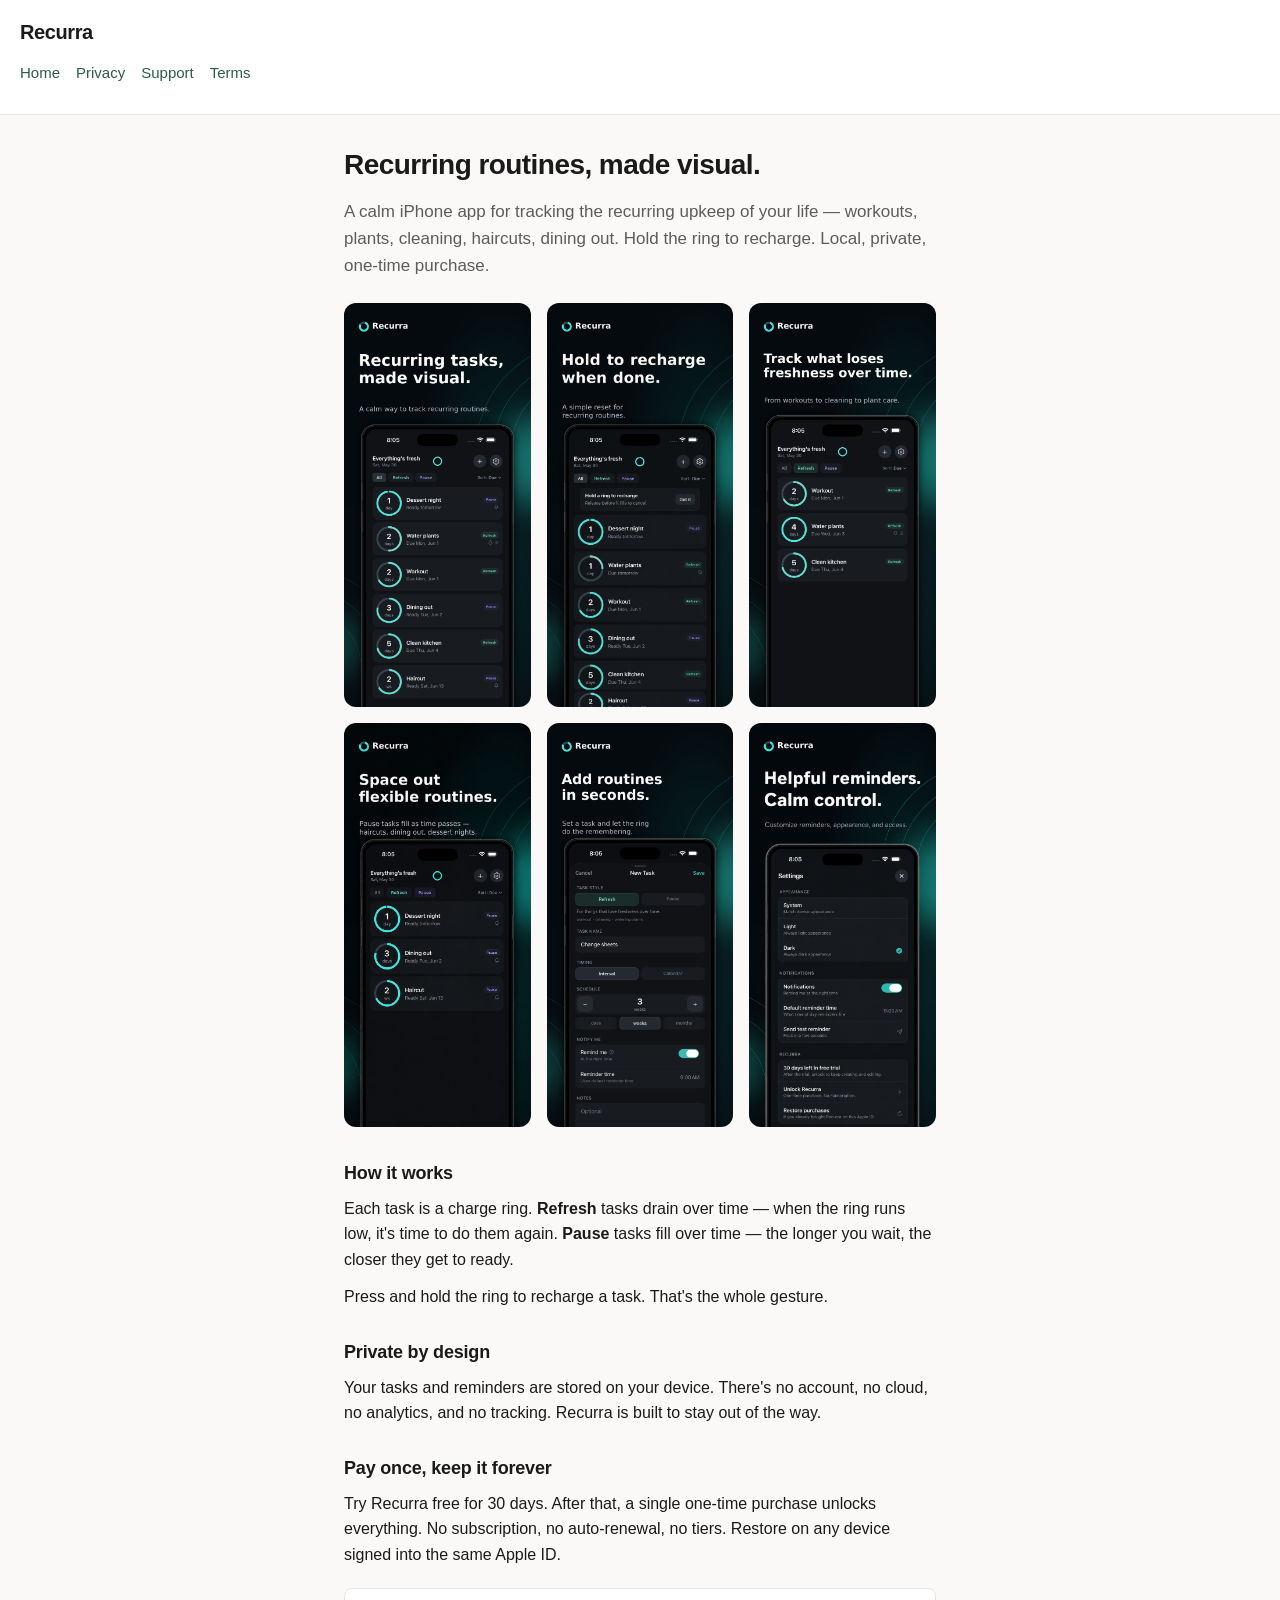
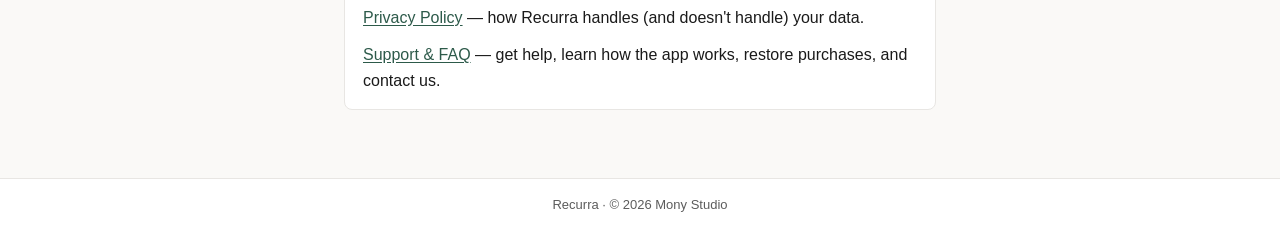
<file: index.html>
<!DOCTYPE html>
<html lang="en">
  <head>
    <meta charset="utf-8" />
    <meta name="viewport" content="width=device-width, initial-scale=1" />
    <title>Recurra — Recurring routines, made visual</title>
    <meta name="description" content="Recurra is a calm iPhone app for recurring life-maintenance tasks. Hold the ring to recharge. Local, private, one-time purchase." />
    <link rel="stylesheet" href="styles.css" />
  </head>
  <body>
    <header>
      <p class="site-title"><a href="index.html">Recurra</a></p>
      <nav aria-label="Main">
        <ul>
          <li><a href="index.html" aria-current="page">Home</a></li>
          <li><a href="privacy.html">Privacy</a></li>
          <li><a href="support.html">Support</a></li>
          <li><a href="terms.html">Terms</a></li>
        </ul>
      </nav>
    </header>

    <main>
      <h1>Recurring routines, made visual.</h1>
      <p class="lead">
        A calm iPhone app for tracking the recurring upkeep of your life — workouts, plants, cleaning, haircuts, dining out. Hold the ring to recharge. Local, private, one-time purchase.
      </p>

      <div class="screenshots">
        <img src="img/main.png" alt="Recurra Home screen showing a mix of Refresh and Pause tasks with mint and indigo charge rings." loading="lazy" />
        <img src="img/hold-to-recharge.png" alt="Hold-to-recharge coachmark over the task list." loading="lazy" />
        <img src="img/refresh.png" alt="Refresh-filtered list of recurring tasks like workouts, watering plants, and cleaning." loading="lazy" />
        <img src="img/pause.png" alt="Pause-filtered list of tasks you want to space out, like dessert night and dining out." loading="lazy" />
        <img src="img/create.png" alt="New task form showing Refresh and Pause options, interval scheduling, and reminder toggle." loading="lazy" />
        <img src="img/settings.png" alt="Settings screen with appearance, notifications, and one-time purchase options." loading="lazy" />
      </div>

      <h2>How it works</h2>
      <p>
        Each task is a charge ring. <strong>Refresh</strong> tasks drain over time — when the ring runs low, it's time to do them again. <strong>Pause</strong> tasks fill over time — the longer you wait, the closer they get to ready.
      </p>
      <p>
        Press and hold the ring to recharge a task. That's the whole gesture.
      </p>

      <h2>Private by design</h2>
      <p>
        Your tasks and reminders are stored on your device. There's no account, no cloud, no analytics, and no tracking. Recurra is built to stay out of the way.
      </p>

      <h2>Pay once, keep it forever</h2>
      <p>
        Try Recurra free for 30 days. After that, a single one-time purchase unlocks everything. No subscription, no auto-renewal, no tiers. Restore on any device signed into the same Apple ID.
      </p>

      <div class="callout">
        <p>
          <a href="privacy.html">Privacy Policy</a> — how Recurra handles (and doesn't handle) your data.
        </p>
        <p>
          <a href="support.html">Support &amp; FAQ</a> — get help, learn how the app works, restore purchases, and contact us.
        </p>
      </div>
    </main>

    <footer>
      <p>Recurra &middot; &copy; 2026 Mony Studio</p>
    </footer>
  </body>
</html>
</file>
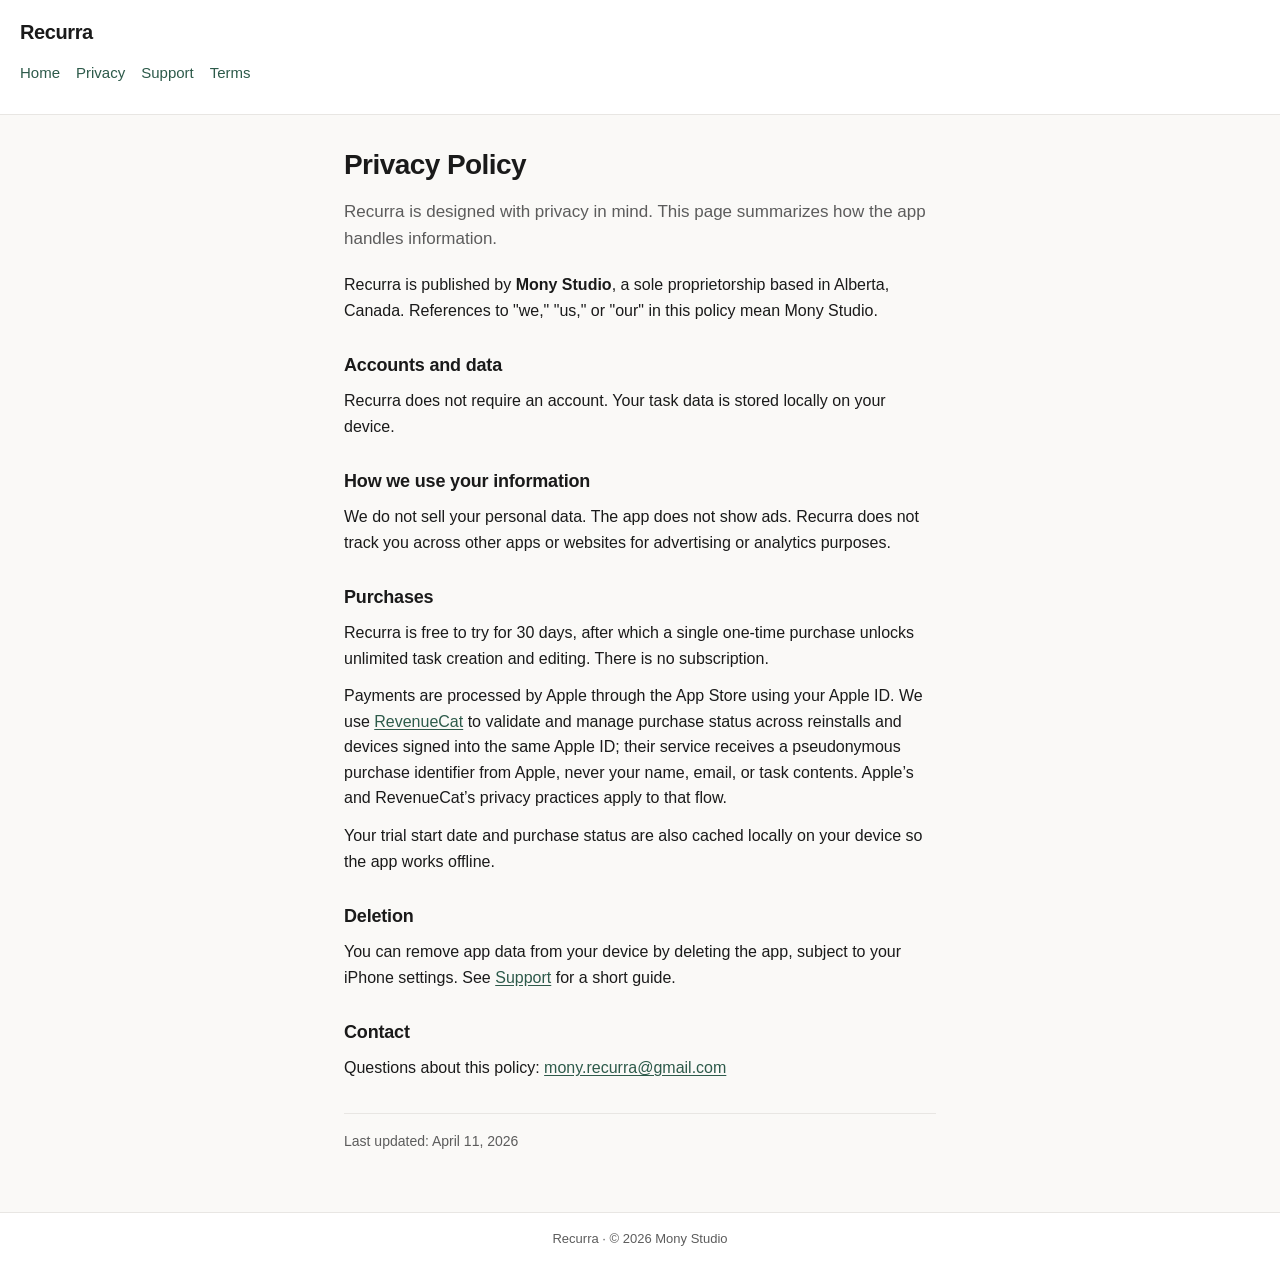
<file: privacy.html>
<!DOCTYPE html>
<html lang="en">
  <head>
    <meta charset="utf-8" />
    <meta name="viewport" content="width=device-width, initial-scale=1" />
    <title>Privacy Policy — Recurra</title>
    <meta name="description" content="Recurra privacy policy: local storage, no accounts, no selling data, no cross-app tracking." />
    <link rel="stylesheet" href="styles.css" />
  </head>
  <body>
    <header>
      <p class="site-title"><a href="index.html">Recurra</a></p>
      <nav aria-label="Main">
        <ul>
          <li><a href="index.html">Home</a></li>
          <li><a href="privacy.html" aria-current="page">Privacy</a></li>
          <li><a href="support.html">Support</a></li>
          <li><a href="terms.html">Terms</a></li>
        </ul>
      </nav>
    </header>

    <main>
      <h1>Privacy Policy</h1>
      <p class="lead">Recurra is designed with privacy in mind. This page summarizes how the app handles information.</p>
      <p>Recurra is published by <strong>Mony Studio</strong>, a sole proprietorship based in Alberta, Canada. References to "we," "us," or "our" in this policy mean Mony Studio.</p>

      <h2>Accounts and data</h2>
      <p>Recurra does not require an account. Your task data is stored locally on your device.</p>

      <h2>How we use your information</h2>
      <p>We do not sell your personal data. The app does not show ads. Recurra does not track you across other apps or websites for advertising or analytics purposes.</p>

      <h2>Purchases</h2>
      <p>Recurra is free to try for 30 days, after which a single one-time purchase unlocks unlimited task creation and editing. There is no subscription.</p>
      <p>Payments are processed by Apple through the App Store using your Apple ID. We use <a href="https://www.revenuecat.com/privacy">RevenueCat</a> to validate and manage purchase status across reinstalls and devices signed into the same Apple ID; their service receives a pseudonymous purchase identifier from Apple, never your name, email, or task contents. Apple’s and RevenueCat’s privacy practices apply to that flow.</p>
      <p>Your trial start date and purchase status are also cached locally on your device so the app works offline.</p>

      <h2>Deletion</h2>
      <p>You can remove app data from your device by deleting the app, subject to your iPhone settings. See <a href="support.html">Support</a> for a short guide.</p>

      <h2>Contact</h2>
      <p>Questions about this policy: <a href="mailto:mony.recurra@gmail.com">mony.recurra@gmail.com</a></p>

      <p class="meta">Last updated: April 11, 2026</p>
    </main>

    <footer>
      <p>Recurra &middot; &copy; 2026 Mony Studio</p>
    </footer>
  </body>
</html>
</file>
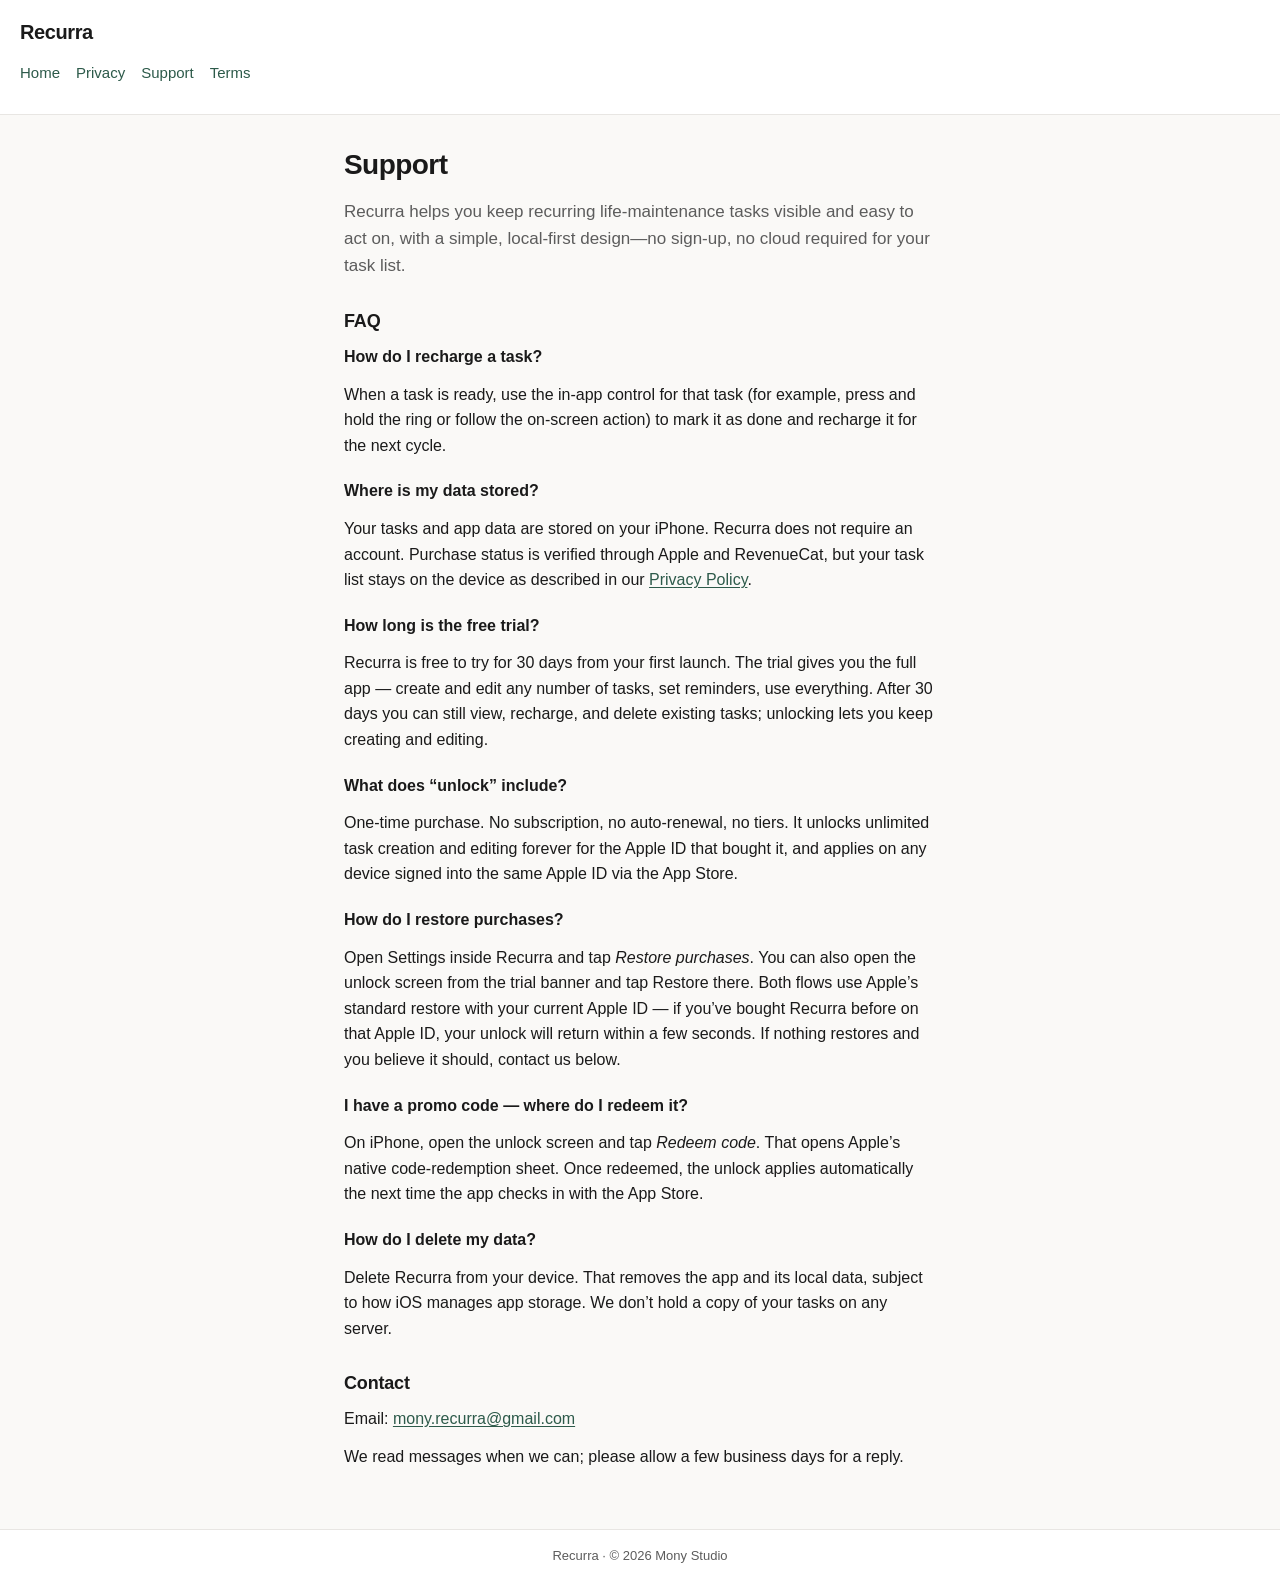
<file: support.html>
<!DOCTYPE html>
<html lang="en">
  <head>
    <meta charset="utf-8" />
    <meta name="viewport" content="width=device-width, initial-scale=1" />
    <title>Support — Recurra</title>
    <meta name="description" content="Help, FAQ, and contact for the Recurra iPhone app." />
    <link rel="stylesheet" href="styles.css" />
  </head>
  <body>
    <header>
      <p class="site-title"><a href="index.html">Recurra</a></p>
      <nav aria-label="Main">
        <ul>
          <li><a href="index.html">Home</a></li>
          <li><a href="privacy.html">Privacy</a></li>
          <li><a href="support.html" aria-current="page">Support</a></li>
          <li><a href="terms.html">Terms</a></li>
        </ul>
      </nav>
    </header>

    <main>
      <h1>Support</h1>
      <p class="lead">
        Recurra helps you keep recurring life-maintenance tasks visible and easy to act on, with a simple, local-first design—no sign-up, no cloud required for your task list.
      </p>

      <h2>FAQ</h2>

      <div class="faq-item">
        <p><strong>How do I recharge a task?</strong></p>
        <p>When a task is ready, use the in-app control for that task (for example, press and hold the ring or follow the on-screen action) to mark it as done and recharge it for the next cycle.</p>
      </div>

      <div class="faq-item">
        <p><strong>Where is my data stored?</strong></p>
        <p>Your tasks and app data are stored on your iPhone. Recurra does not require an account. Purchase status is verified through Apple and RevenueCat, but your task list stays on the device as described in our <a href="privacy.html">Privacy Policy</a>.</p>
      </div>

      <div class="faq-item">
        <p><strong>How long is the free trial?</strong></p>
        <p>Recurra is free to try for 30 days from your first launch. The trial gives you the full app — create and edit any number of tasks, set reminders, use everything. After 30 days you can still view, recharge, and delete existing tasks; unlocking lets you keep creating and editing.</p>
      </div>

      <div class="faq-item">
        <p><strong>What does “unlock” include?</strong></p>
        <p>One-time purchase. No subscription, no auto-renewal, no tiers. It unlocks unlimited task creation and editing forever for the Apple ID that bought it, and applies on any device signed into the same Apple ID via the App Store.</p>
      </div>

      <div class="faq-item">
        <p><strong>How do I restore purchases?</strong></p>
        <p>Open Settings inside Recurra and tap <em>Restore purchases</em>. You can also open the unlock screen from the trial banner and tap Restore there. Both flows use Apple’s standard restore with your current Apple ID — if you’ve bought Recurra before on that Apple ID, your unlock will return within a few seconds. If nothing restores and you believe it should, contact us below.</p>
      </div>

      <div class="faq-item">
        <p><strong>I have a promo code — where do I redeem it?</strong></p>
        <p>On iPhone, open the unlock screen and tap <em>Redeem code</em>. That opens Apple’s native code-redemption sheet. Once redeemed, the unlock applies automatically the next time the app checks in with the App Store.</p>
      </div>

      <div class="faq-item">
        <p><strong>How do I delete my data?</strong></p>
        <p>Delete Recurra from your device. That removes the app and its local data, subject to how iOS manages app storage. We don’t hold a copy of your tasks on any server.</p>
      </div>

      <h2>Contact</h2>
      <p>Email: <a href="mailto:mony.recurra@gmail.com">mony.recurra@gmail.com</a></p>
      <p>We read messages when we can; please allow a few business days for a reply.</p>
    </main>

    <footer>
      <p>Recurra &middot; &copy; 2026 Mony Studio</p>
    </footer>
  </body>
</html>
</file>
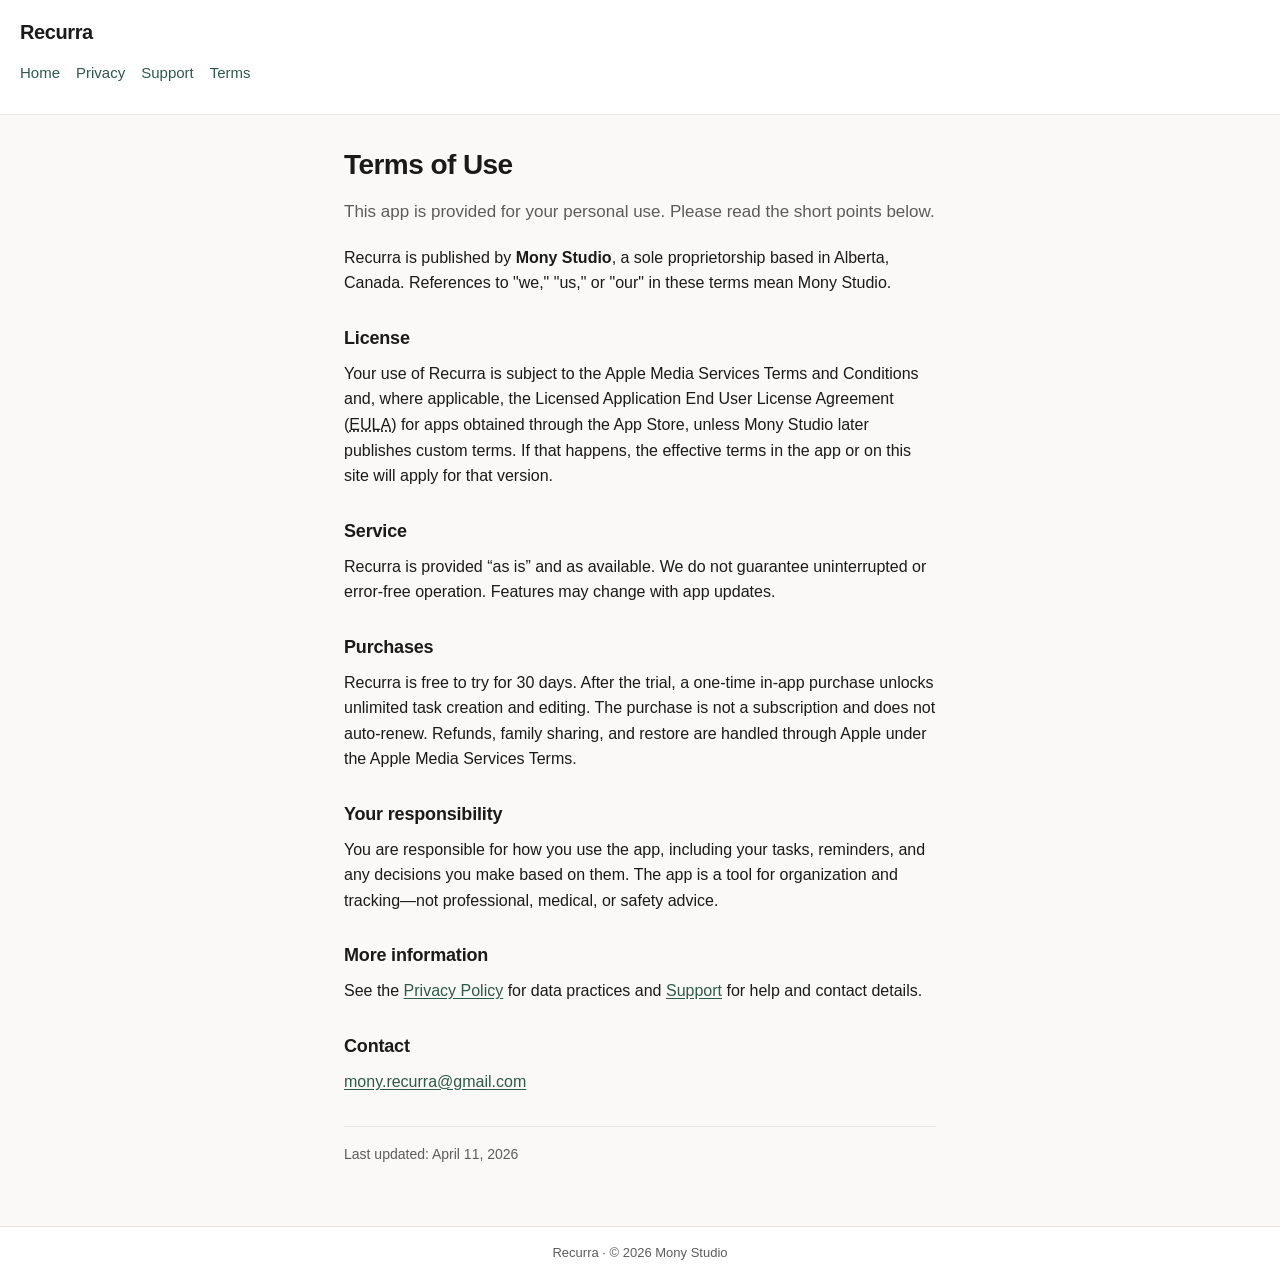
<file: terms.html>
<!DOCTYPE html>
<html lang="en">
  <head>
    <meta charset="utf-8" />
    <meta name="viewport" content="width=device-width, initial-scale=1" />
    <title>Terms of Use — Recurra</title>
    <meta name="description" content="Terms of use for the Recurra iPhone app." />
    <link rel="stylesheet" href="styles.css" />
  </head>
  <body>
    <header>
      <p class="site-title"><a href="index.html">Recurra</a></p>
      <nav aria-label="Main">
        <ul>
          <li><a href="index.html">Home</a></li>
          <li><a href="privacy.html">Privacy</a></li>
          <li><a href="support.html">Support</a></li>
          <li><a href="terms.html" aria-current="page">Terms</a></li>
        </ul>
      </nav>
    </header>

    <main>
      <h1>Terms of Use</h1>
      <p class="lead">This app is provided for your personal use. Please read the short points below.</p>
      <p>Recurra is published by <strong>Mony Studio</strong>, a sole proprietorship based in Alberta, Canada. References to "we," "us," or "our" in these terms mean Mony Studio.</p>

      <h2>License</h2>
      <p>Your use of Recurra is subject to the Apple Media Services Terms and Conditions and, where applicable, the Licensed Application End User License Agreement (<abbr title="End User License Agreement">EULA</abbr>) for apps obtained through the App Store, unless Mony Studio later publishes custom terms. If that happens, the effective terms in the app or on this site will apply for that version.</p>

      <h2>Service</h2>
      <p>Recurra is provided “as is” and as available. We do not guarantee uninterrupted or error-free operation. Features may change with app updates.</p>

      <h2>Purchases</h2>
      <p>Recurra is free to try for 30 days. After the trial, a one-time in-app purchase unlocks unlimited task creation and editing. The purchase is not a subscription and does not auto-renew. Refunds, family sharing, and restore are handled through Apple under the Apple Media Services Terms.</p>

      <h2>Your responsibility</h2>
      <p>You are responsible for how you use the app, including your tasks, reminders, and any decisions you make based on them. The app is a tool for organization and tracking—not professional, medical, or safety advice.</p>

      <h2>More information</h2>
      <p>See the <a href="privacy.html">Privacy Policy</a> for data practices and <a href="support.html">Support</a> for help and contact details.</p>

      <h2>Contact</h2>
      <p><a href="mailto:mony.recurra@gmail.com">mony.recurra@gmail.com</a></p>

      <p class="meta">Last updated: April 11, 2026</p>
    </main>

    <footer>
      <p>Recurra &middot; &copy; 2026 Mony Studio</p>
    </footer>
  </body>
</html>
</file>
<file: styles.css>
/* Recurra static site — minimal, mobile-friendly */

:root {
  --bg: #faf9f7;
  --text: #1a1a1a;
  --muted: #5c5c5c;
  --link: #2d5a4a;
  --link-hover: #1f3f34;
  --border: #e8e6e3;
  --max: 40rem;
}

* {
  box-sizing: border-box;
}

html {
  font-size: 100%;
  -webkit-text-size-adjust: 100%;
}

body {
  margin: 0;
  padding: 0;
  font-family: -apple-system, BlinkMacSystemFont, "Segoe UI", Roboto, "Helvetica Neue", Arial, sans-serif;
  line-height: 1.6;
  color: var(--text);
  background: var(--bg);
  min-height: 100vh;
  display: flex;
  flex-direction: column;
}

a {
  color: var(--link);
  text-decoration: underline;
  text-underline-offset: 0.12em;
}

a:hover,
a:focus-visible {
  color: var(--link-hover);
}

a:focus-visible {
  outline: 2px solid var(--link);
  outline-offset: 2px;
}

header {
  border-bottom: 1px solid var(--border);
  padding: 1rem 1.25rem;
  background: #fff;
}

.site-title {
  margin: 0 0 0.75rem;
  font-size: 1.25rem;
  font-weight: 600;
  letter-spacing: -0.02em;
}

.site-title a {
  color: var(--text);
  text-decoration: none;
}

.site-title a:hover {
  color: var(--link);
}

nav ul {
  list-style: none;
  margin: 0;
  padding: 0;
  display: flex;
  flex-wrap: wrap;
  gap: 0.5rem 1rem;
}

nav a {
  font-size: 0.9375rem;
  text-decoration: none;
}

main {
  flex: 1;
  width: 100%;
  max-width: var(--max);
  margin: 0 auto;
  padding: 1.5rem 1.25rem 2.5rem;
}

h1 {
  font-size: 1.5rem;
  font-weight: 600;
  letter-spacing: -0.02em;
  margin: 0 0 1rem;
  line-height: 1.25;
}

h2 {
  font-size: 1.125rem;
  font-weight: 600;
  margin: 1.75rem 0 0.5rem;
  letter-spacing: -0.01em;
}

p,
li {
  margin: 0 0 0.75rem;
  color: var(--text);
}

.lead {
  font-size: 1.0625rem;
  color: var(--muted);
  margin-bottom: 1.25rem;
}

ul.plain {
  margin: 0.5rem 0 1rem;
  padding-left: 1.25rem;
}

ul.plain li {
  margin-bottom: 0.5rem;
}

.meta {
  font-size: 0.875rem;
  color: var(--muted);
  margin-top: 2rem;
  padding-top: 1rem;
  border-top: 1px solid var(--border);
}

.faq-item {
  margin-bottom: 1.25rem;
}

.faq-item p:last-child {
  margin-bottom: 0;
}

.faq-item strong {
  display: block;
  margin-bottom: 0.35rem;
  color: var(--text);
}

footer {
  padding: 1rem 1.25rem 1.5rem;
  text-align: center;
  font-size: 0.8125rem;
  color: var(--muted);
  border-top: 1px solid var(--border);
  background: #fff;
}

footer p {
  margin: 0;
  color: var(--muted);
}

.callout {
  background: #fff;
  border: 1px solid var(--border);
  border-radius: 8px;
  padding: 1rem 1.125rem;
  margin: 1.25rem 0;
}

.callout p:last-child {
  margin-bottom: 0;
}

.screenshots {
  display: grid;
  grid-template-columns: repeat(2, minmax(0, 1fr));
  gap: 0.75rem;
  margin: 1.5rem 0 2rem;
}

.screenshots img {
  width: 100%;
  height: auto;
  border-radius: 12px;
  background: #000;
  display: block;
}

@media (min-width: 48rem) {
  .screenshots {
    grid-template-columns: repeat(3, minmax(0, 1fr));
    gap: 1rem;
  }
}

@media (min-width: 32rem) {
  main {
    padding: 2rem 1.5rem 3rem;
  }

  h1 {
    font-size: 1.75rem;
  }
}
</file>
